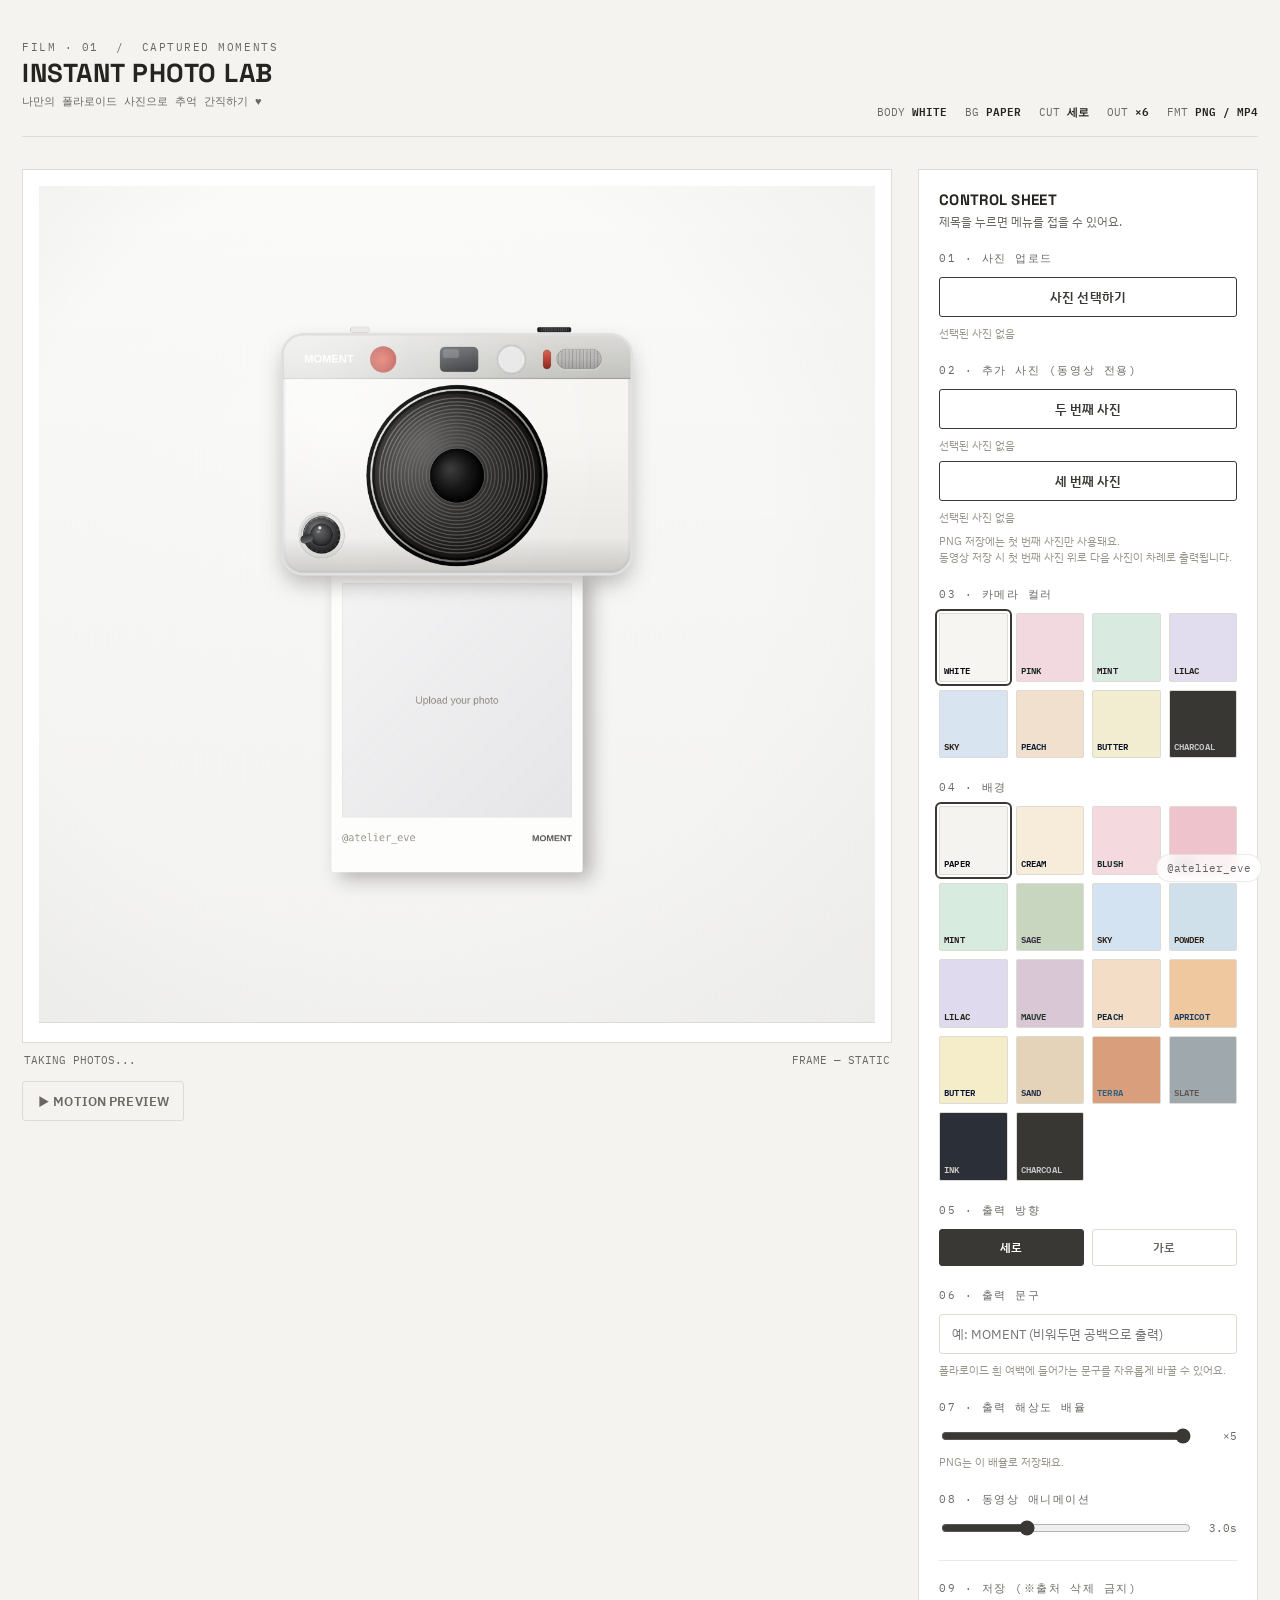
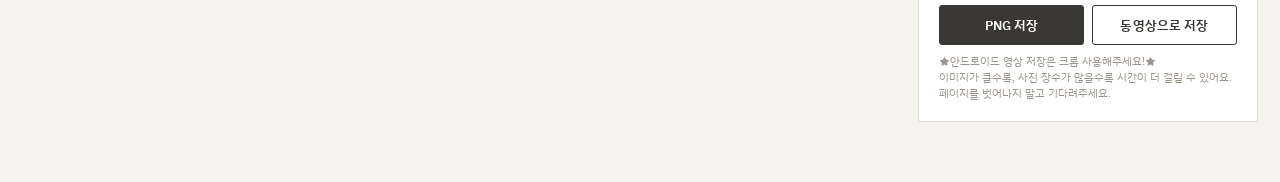
<file: index.html>
<!DOCTYPE html>
<html lang="ko">
<head>
  <script async src="https://pagead2.googlesyndication.com/pagead/js/adsbygoogle.js?client=ca-pub-2141777924194015"
     crossorigin="anonymous"></script>
<meta charset="utf-8">
<meta name="viewport" content="width=device-width, initial-scale=1">
<title>INSTANT PHOTO LAB</title>
<link rel="preconnect" href="https://fonts.googleapis.com">
<link rel="preconnect" href="https://fonts.gstatic.com" crossorigin>
<link href="https://fonts.googleapis.com/css2?family=Space+Grotesk:wght@400;500;600;700&family=IBM+Plex+Mono:wght@400;500&family=IBM+Plex+Sans+KR:wght@400;500;600;700&display=swap" rel="stylesheet">
<style>
:root{
  --paper:#f4f3f0;
  --panel:#ffffff;
  --line:#dedbd4;
  --line-soft:#eae8e2;
  --ink:#26241f;
  --ink-soft:#6b6862;
  --stone:#9a968c;
  --accent:#3a3834;
  --danger:#a24632;
  --radius:3px;
}
*{box-sizing:border-box;}
html,body{margin:0;padding:0;}
body{
  min-height:100vh;
  background:var(--paper);
  color:var(--ink);
  font-family:'IBM Plex Sans KR','Space Grotesk',sans-serif;
  -webkit-font-smoothing:antialiased;
}
.eyebrow{
  font-family:'IBM Plex Mono',monospace;
  font-size:11px;
  letter-spacing:.14em;
  color:var(--ink-soft);
  text-transform:uppercase;
}
.app{
  width:min(1320px,100%);
  margin:0 auto;
  padding:34px 22px 60px;
  display:grid;
  grid-template-columns:minmax(0,1fr) 340px;
  gap:26px;
}
header.masthead{
  grid-column:1/-1;
  display:flex;
  align-items:flex-end;
  justify-content:space-between;
  border-bottom:1px solid var(--line);
  padding-bottom:16px;
  margin-bottom:6px;
  gap:20px;
  flex-wrap:wrap;
}
header.masthead h1{
  margin:0;
  font-family:'Space Grotesk',sans-serif;
  font-weight:700;
  font-size:26px;
  letter-spacing:.02em;
}
header.masthead .sub{
  margin-top:4px;
}
.spec-strip{
  display:flex;
  gap:18px;
  font-family:'IBM Plex Mono',monospace;
  font-size:11px;
  color:var(--ink-soft);
  flex-wrap:wrap;
}
.spec-strip span b{color:var(--ink);font-weight:600;}

.stage-col{min-width:0;}
.stage-frame{
  border:1px solid var(--line);
  background:var(--panel);
  padding:16px 16px 0;
}
.canvas-shell{
  position:relative;
  width:100%;
  background:#eceae4;
  overflow:hidden;
}
#stage{
  display:block;
  width:100%;
  height:auto;
}
.frame-edge{
  height:20px;
  background:#ffffff;
  border-top:1px solid var(--line);
}
.stage-foot{
  display:flex;
  align-items:center;
  justify-content:space-between;
  padding:10px 2px 0;
  font-family:'IBM Plex Mono',monospace;
  font-size:11px;
  color:var(--ink-soft);
}
#statusText{margin:0;}
.stage-actions{
  display:flex;
  gap:8px;
  margin-top:14px;
}

button{
  font-family:'IBM Plex Sans KR',sans-serif;
  font-size:13px;
  font-weight:600;
  border:1px solid var(--accent);
  background:var(--panel);
  color:var(--accent);
  padding:10px 14px;
  cursor:pointer;
  border-radius:var(--radius);
  letter-spacing:.01em;
}
button:hover{background:#f0efec;}
button:active{transform:translateY(1px);}
button.primary{background:var(--accent);color:#fff;}
button.primary:hover{background:#4a4740;}
button:disabled{opacity:.45;cursor:wait;}
button.block{width:100%;}
button.ghost{border-color:var(--line);color:var(--ink-soft);background:transparent;}

.panel{
  border:1px solid var(--line);
  background:var(--panel);
  padding:20px;
  height:fit-content;
}
.panel h2{
  margin:0 0 3px;
  font-family:'Space Grotesk',sans-serif;
  font-size:15px;
  letter-spacing:.02em;
}
.panel .lede{
  margin:0 0 20px;
  font-size:12px;
  color:var(--ink-soft);
  line-height:1.6;
}
.field-group{
  margin-bottom:22px;
}
.field-group:last-child{margin-bottom:0;}
.field-group > .eyebrow{display:block;margin-bottom:9px;}

.field-group summary{
  display:flex;
  align-items:center;
  justify-content:space-between;
  list-style:none;
  margin-bottom:9px;
  cursor:default;
  -webkit-tap-highlight-color:transparent;
}
.field-group summary::-webkit-details-marker{display:none;}
.field-group summary .eyebrow{margin-bottom:0;}
.field-group summary .chevron{
  display:flex;
  align-items:center;
  justify-content:center;
  width:22px;
  height:22px;
  flex-shrink:0;
  margin-left:10px;
  border:0.8px solid var(--line);
  border-radius:var(--radius);
  background:var(--panel);
  color:var(--ink-soft);
  font-size:17px;
  line-height:1;
  cursor:pointer;
  transition:transform .15s ease, background .15s ease;
}
.field-group summary .chevron:hover{background:#f0efec;color:var(--ink);}
.field-group[open] summary .chevron{transform:rotate(180deg);}
.field-group .group-body{padding-top:2px;}

.upload-row{
  display:flex;
  gap:8px;
}
.upload-row input[type=file]{
  position:absolute;
  width:1px;height:1px;
  opacity:0;pointer-events:none;
}
.upload-note{
  margin:8px 0 0;
  font-size:11px;
  color:var(--stone);
}

.swatch-grid{
  display:grid;
  grid-template-columns:repeat(4,1fr);
  gap:8px;
}
.swatch{
  aspect-ratio:1;
  border:1px solid var(--line);
  border-radius:2px;
  cursor:pointer;
  position:relative;
  padding:0;
}
.swatch span{
  position:absolute;
  left:4px;bottom:3px;
  font-family:'IBM Plex Mono',monospace;
  font-size:9px;
  letter-spacing:.02em;
  mix-blend-mode:difference;
  color:#fff;
}
.swatch.is-active{
  outline:2px solid var(--accent);
  outline-offset:2px;
}

.range-row{
  display:flex;
  align-items:center;
  gap:10px;
}
.range-row input[type=range]{
  flex:1;
  accent-color:var(--accent);
}
.range-row .val{
  font-family:'IBM Plex Mono',monospace;
  font-size:11px;
  color:var(--ink-soft);
  min-width:34px;
  text-align:right;
}
label.check{
  display:flex;
  align-items:center;
  gap:8px;
  font-size:12px;
  color:var(--ink-soft);
  margin-top:10px;
}
label.check input{accent-color:var(--accent);}

.toggle-row{
  display:flex;
  gap:8px;
}
.toggle-btn{
  flex:1;
  padding:9px 8px;
  font-size:12px;
  font-weight:600;
  border:1px solid var(--line);
  background:var(--panel);
  color:var(--ink-soft);
  cursor:pointer;
  border-radius:var(--radius);
  letter-spacing:.01em;
  text-align:center;
}
.toggle-btn:hover{background:#f0efec;}
.toggle-btn.is-active{
  background:var(--accent);
  border-color:var(--accent);
  color:#fff;
}

.text-input{
  width:100%;
  padding:10px 12px;
  border:1px solid var(--line);
  border-radius:var(--radius);
  background:var(--panel);
  color:var(--ink);
  font-family:'IBM Plex Sans KR',sans-serif;
  font-size:13px;
}
.text-input:focus{
  outline:none;
  border-color:var(--accent);
}

.sub-block{margin-top:12px;}
.sub-block:first-child{margin-top:0;}

.divider{
  border:0;
  border-top:1px solid var(--line-soft);
  margin:20px 0;
}
.download-grid{
  display:grid;
  grid-template-columns:1fr 1fr;
  gap:8px;
}

  .watermark{
  position:fixed;
  right:18px;
  bottom:18px;
  padding:6px 10px;

  background:rgba(255,255,255,0.75);
  backdrop-filter:blur(6px);

  border:1px solid rgba(0,0,0,.08);
  border-radius:999px;

  font-family:'IBM Plex Mono', monospace;
  font-size:11px;
  color:#666;

  z-index:9999;
  pointer-events:none;
}

@media (max-width:980px){
  .app{grid-template-columns:1fr;}
}
</style>
</head>
<body>
<div class="app">
  <header class="masthead">
    <div>
      <span class="eyebrow">FILM · 01 &nbsp;/&nbsp; CAPTURED MOMENTS</span>
      <h1>INSTANT PHOTO LAB</h1>
      <p class="sub eyebrow" style="text-transform:none;letter-spacing:0;">나만의 폴라로이드 사진으로 추억 간직하기 ♥</p>
    </div>
    <div class="spec-strip">
      <span>BODY <b id="specCamera">WHITE</b></span>
      <span>BG <b id="specBg">PAPER</b></span>
      <span>CUT <b id="specOrient">세로</b></span>
      <span>OUT <b id="specScale">×6</b></span>
      <span>FMT <b>PNG / MP4</b></span>
    </div>
  </header>

  <section class="stage-col">
    <div class="stage-frame">
      <div class="canvas-shell">
        <canvas id="stage" width="1400" height="800"></canvas>
      </div>
      <div class="frame-edge"></div>
    </div>
    <div class="stage-foot">
      <p id="statusText">TAKING PHOTOS...</p>
      <span id="phaseLabel">FRAME — STATIC</span>
    </div>
    <div class="stage-actions">
      <button id="playPreview" type="button" class="ghost">▶ MOTION PREVIEW</button>
    </div>
  </section>

  <aside class="panel">
    <h2>CONTROL SHEET</h2>
    <p class="lede">제목을 누르면 메뉴를 접을 수 있어요.</p>

    <details class="field-group" open>
      <summary><span class="eyebrow">01 · 사진 업로드</span></summary>
      <div class="group-body">
      <div class="upload-row">
        <input id="photoInput" type="file" accept="image/*">
        <button type="button" class="block" id="pickPhoto">사진 선택하기</button>
      </div>
      <p class="upload-note" id="photoStatus">선택된 사진 없음</p>
      </div>
    </details>

    <details class="field-group" open>
      <summary><span class="eyebrow">02 · 추가 사진 (동영상 전용)</span></summary>
      <div class="group-body">
      <div class="upload-row">
        <input id="photoInput2" type="file" accept="image/*">
        <button type="button" class="block" id="pickPhoto2">두 번째 사진</button>
      </div>
      <p class="upload-note" id="photoStatus2">선택된 사진 없음</p>
      <div class="upload-row" style="margin-top:8px;">
        <input id="photoInput3" type="file" accept="image/*">
        <button type="button" class="block" id="pickPhoto3">세 번째 사진</button>
      </div>
      <p class="upload-note" id="photoStatus3">선택된 사진 없음</p>
      <p class="upload-note">PNG 저장에는 첫 번째 사진만 사용돼요.<br>동영상 저장 시 첫 번째 사진 위로 다음 사진이 차례로 출력됩니다.</p>
      </div>
    </details>

    <details class="field-group" open>
      <summary><span class="eyebrow">03 · 카메라 컬러</span></summary>
      <div class="group-body">
      <div class="swatch-grid" id="cameraSwatchGrid"></div>
      </div>
    </details>

    <details class="field-group" open>
      <summary><span class="eyebrow">04 · 배경</span></summary>
      <div class="group-body">
      <div class="swatch-grid" id="bgSwatchGrid"></div>
      </div>
    </details>

    <details class="field-group" open>
      <summary><span class="eyebrow">05 · 출력 방향</span></summary>
      <div class="group-body">
      <div class="toggle-row">
        <button type="button" class="toggle-btn is-active" id="orientVertical">세로</button>
        <button type="button" class="toggle-btn" id="orientHorizontal">가로</button>
      </div>
      </div>
    </details>

    <details class="field-group" open>
      <summary><span class="eyebrow">06 · 출력 문구</span></summary>
      <div class="group-body">
      <input type="text" class="text-input" id="captionInput" maxlength="40" placeholder="예: MOMENT (비워두면 공백으로 출력)">
      <p class="upload-note">폴라로이드 흰 여백에 들어가는 문구를 자유롭게 바꿀 수 있어요.</p>
      </div>
    </details>

    <details class="field-group" open>
      <summary><span class="eyebrow">07 · 출력 해상도 배율</span></summary>
      <div class="group-body">
      <div class="range-row">
        <input id="scaleRange" type="range" min="2" max="5" step="1" value="5">
        <span class="val" id="scaleVal">×5</span>
      </div>
      <p class="upload-note">PNG는 이 배율로 저장돼요.</p>
      </div>
    </details>

    <details class="field-group" open>
      <summary><span class="eyebrow">08 · 동영상 애니메이션</span></summary>
      <div class="group-body">
      <div class="range-row">
        <input id="gifRange" type="range" min="0.8" max="7" step="0.1" value="3.0">
        <span class="val" id="gifVal">3.0s</span>
      </div>
      </div>
    </details>

    <hr class="divider">

    <div class="field-group">
      <span class="eyebrow">09 · 저장 (※출처 삭제 금지)</span>
      <div class="download-grid">
        <button id="downloadPng" type="button" class="primary block">PNG 저장</button>
      </div>
      <p class="upload-note">★안드로이드 영상 저장은 크롬 사용해주세요!★<br>이미지가 클수록, 사진 장수가 많을수록 시간이 더 걸릴 수 있어요.<br>페이지를 벗어나지 말고 기다려주세요.</p>
    </div>
  </aside>
</div>
  
<div class="watermark">
  @atelier_eve
</div>
  

<script src="instant-print-lab.js"></script>
</body>
</html>
</file>
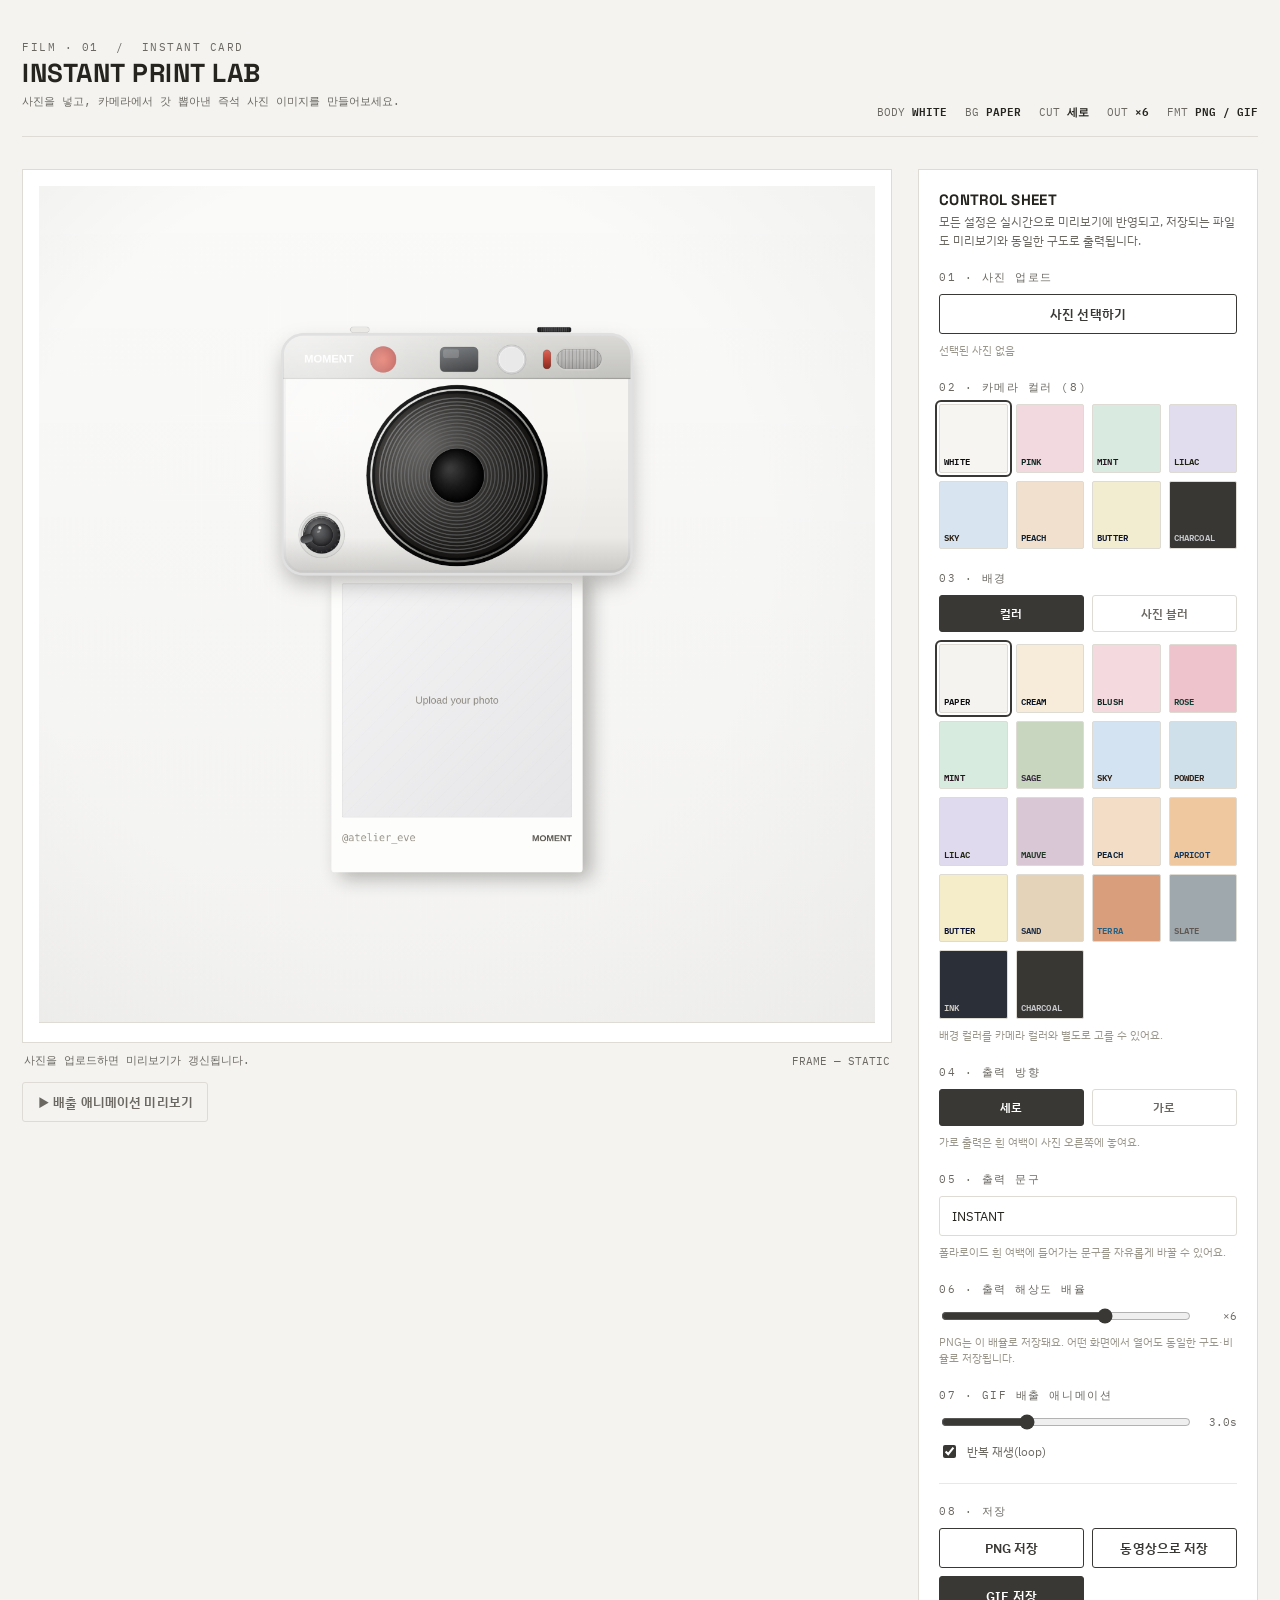
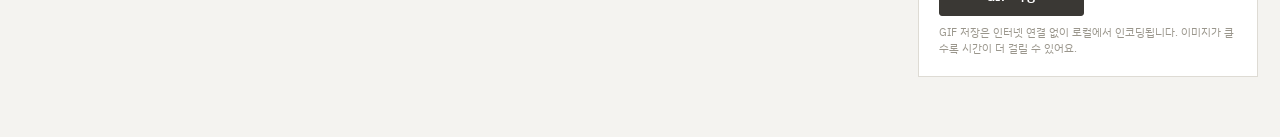
<file: instant-print-lab (1).html>
<!DOCTYPE html>
<html lang="ko">
<head>
<meta charset="utf-8">
<meta name="viewport" content="width=device-width, initial-scale=1">
<title>INSTANT PRINT LAB</title>
<link rel="preconnect" href="https://fonts.googleapis.com">
<link rel="preconnect" href="https://fonts.gstatic.com" crossorigin>
<link href="https://fonts.googleapis.com/css2?family=Space+Grotesk:wght@400;500;600;700&family=IBM+Plex+Mono:wght@400;500&family=IBM+Plex+Sans+KR:wght@400;500;600;700&display=swap" rel="stylesheet">
<style>
:root{
  --paper:#f4f3f0;
  --panel:#ffffff;
  --line:#dedbd4;
  --line-soft:#eae8e2;
  --ink:#26241f;
  --ink-soft:#6b6862;
  --stone:#9a968c;
  --accent:#3a3834;
  --danger:#a24632;
  --radius:3px;
}
*{box-sizing:border-box;}
html,body{margin:0;padding:0;}
body{
  min-height:100vh;
  background:var(--paper);
  color:var(--ink);
  font-family:'IBM Plex Sans KR','Space Grotesk',sans-serif;
  -webkit-font-smoothing:antialiased;
}
.eyebrow{
  font-family:'IBM Plex Mono',monospace;
  font-size:11px;
  letter-spacing:.14em;
  color:var(--ink-soft);
  text-transform:uppercase;
}
.app{
  width:min(1320px,100%);
  margin:0 auto;
  padding:34px 22px 60px;
  display:grid;
  grid-template-columns:minmax(0,1fr) 340px;
  gap:26px;
}
header.masthead{
  grid-column:1/-1;
  display:flex;
  align-items:flex-end;
  justify-content:space-between;
  border-bottom:1px solid var(--line);
  padding-bottom:16px;
  margin-bottom:6px;
  gap:20px;
  flex-wrap:wrap;
}
header.masthead h1{
  margin:0;
  font-family:'Space Grotesk',sans-serif;
  font-weight:700;
  font-size:26px;
  letter-spacing:.02em;
}
header.masthead .sub{
  margin-top:4px;
}
.spec-strip{
  display:flex;
  gap:18px;
  font-family:'IBM Plex Mono',monospace;
  font-size:11px;
  color:var(--ink-soft);
  flex-wrap:wrap;
}
.spec-strip span b{color:var(--ink);font-weight:600;}

.stage-col{min-width:0;}
.stage-frame{
  border:1px solid var(--line);
  background:var(--panel);
  padding:16px 16px 0;
}
.canvas-shell{
  position:relative;
  width:100%;
  background:#eceae4;
  overflow:hidden;
}
#stage{
  display:block;
  width:100%;
  height:auto;
}
.frame-edge{
  height:20px;
  background:#ffffff;
  border-top:1px solid var(--line);
}
.stage-foot{
  display:flex;
  align-items:center;
  justify-content:space-between;
  padding:10px 2px 0;
  font-family:'IBM Plex Mono',monospace;
  font-size:11px;
  color:var(--ink-soft);
}
#statusText{margin:0;}
.stage-actions{
  display:flex;
  gap:8px;
  margin-top:14px;
}

button{
  font-family:'IBM Plex Sans KR',sans-serif;
  font-size:13px;
  font-weight:600;
  border:1px solid var(--accent);
  background:var(--panel);
  color:var(--accent);
  padding:10px 14px;
  cursor:pointer;
  border-radius:var(--radius);
  letter-spacing:.01em;
}
button:hover{background:#f0efec;}
button:active{transform:translateY(1px);}
button.primary{background:var(--accent);color:#fff;}
button.primary:hover{background:#4a4740;}
button:disabled{opacity:.45;cursor:wait;}
button.block{width:100%;}
button.ghost{border-color:var(--line);color:var(--ink-soft);background:transparent;}

.panel{
  border:1px solid var(--line);
  background:var(--panel);
  padding:20px;
  height:fit-content;
}
.panel h2{
  margin:0 0 3px;
  font-family:'Space Grotesk',sans-serif;
  font-size:15px;
  letter-spacing:.02em;
}
.panel .lede{
  margin:0 0 20px;
  font-size:12px;
  color:var(--ink-soft);
  line-height:1.6;
}
.field-group{
  margin-bottom:22px;
}
.field-group:last-child{margin-bottom:0;}
.field-group > .eyebrow{display:block;margin-bottom:9px;}

.upload-row{
  display:flex;
  gap:8px;
}
.upload-row input[type=file]{
  position:absolute;
  width:1px;height:1px;
  opacity:0;pointer-events:none;
}
.upload-note{
  margin:8px 0 0;
  font-size:11px;
  color:var(--stone);
}

.swatch-grid{
  display:grid;
  grid-template-columns:repeat(4,1fr);
  gap:8px;
}
.swatch{
  aspect-ratio:1;
  border:1px solid var(--line);
  border-radius:2px;
  cursor:pointer;
  position:relative;
  padding:0;
}
.swatch span{
  position:absolute;
  left:4px;bottom:3px;
  font-family:'IBM Plex Mono',monospace;
  font-size:9px;
  letter-spacing:.02em;
  mix-blend-mode:difference;
  color:#fff;
}
.swatch.is-active{
  outline:2px solid var(--accent);
  outline-offset:2px;
}

.range-row{
  display:flex;
  align-items:center;
  gap:10px;
}
.range-row input[type=range]{
  flex:1;
  accent-color:var(--accent);
}
.range-row .val{
  font-family:'IBM Plex Mono',monospace;
  font-size:11px;
  color:var(--ink-soft);
  min-width:34px;
  text-align:right;
}
label.check{
  display:flex;
  align-items:center;
  gap:8px;
  font-size:12px;
  color:var(--ink-soft);
  margin-top:10px;
}
label.check input{accent-color:var(--accent);}

.toggle-row{
  display:flex;
  gap:8px;
}
.toggle-btn{
  flex:1;
  padding:9px 8px;
  font-size:12px;
  font-weight:600;
  border:1px solid var(--line);
  background:var(--panel);
  color:var(--ink-soft);
  cursor:pointer;
  border-radius:var(--radius);
  letter-spacing:.01em;
  text-align:center;
}
.toggle-btn:hover{background:#f0efec;}
.toggle-btn.is-active{
  background:var(--accent);
  border-color:var(--accent);
  color:#fff;
}

.text-input{
  width:100%;
  padding:10px 12px;
  border:1px solid var(--line);
  border-radius:var(--radius);
  background:var(--panel);
  color:var(--ink);
  font-family:'IBM Plex Sans KR',sans-serif;
  font-size:13px;
}
.text-input:focus{
  outline:none;
  border-color:var(--accent);
}

.sub-block{margin-top:12px;}
.sub-block:first-child{margin-top:0;}

.divider{
  border:0;
  border-top:1px solid var(--line-soft);
  margin:20px 0;
}
.download-grid{
  display:grid;
  grid-template-columns:1fr 1fr;
  gap:8px;
}

@media (max-width:980px){
  .app{grid-template-columns:1fr;}
}
</style>
</head>
<body>
<div class="app">
  <header class="masthead">
    <div>
      <span class="eyebrow">FILM · 01 &nbsp;/&nbsp; INSTANT CARD</span>
      <h1>INSTANT PRINT LAB</h1>
      <p class="sub eyebrow" style="text-transform:none;letter-spacing:0;">사진을 넣고, 카메라에서 갓 뽑아낸 즉석 사진 이미지를 만들어보세요.</p>
    </div>
    <div class="spec-strip">
      <span>BODY <b id="specCamera">WHITE</b></span>
      <span>BG <b id="specBg">PAPER</b></span>
      <span>CUT <b id="specOrient">세로</b></span>
      <span>OUT <b id="specScale">×6</b></span>
      <span>FMT <b>PNG / GIF</b></span>
    </div>
  </header>

  <section class="stage-col">
    <div class="stage-frame">
      <div class="canvas-shell">
        <canvas id="stage" width="1400" height="1000"></canvas>
      </div>
      <div class="frame-edge"></div>
    </div>
    <div class="stage-foot">
      <p id="statusText">사진을 업로드하면 미리보기가 갱신됩니다.</p>
      <span id="phaseLabel">FRAME — STATIC</span>
    </div>
    <div class="stage-actions">
      <button id="playPreview" type="button" class="ghost">▶ 배출 애니메이션 미리보기</button>
    </div>
  </section>

  <aside class="panel">
    <h2>CONTROL SHEET</h2>
    <p class="lede">모든 설정은 실시간으로 미리보기에 반영되고, 저장되는 파일도 미리보기와 동일한 구도로 출력됩니다.</p>

    <div class="field-group">
      <span class="eyebrow">01 · 사진 업로드</span>
      <div class="upload-row">
        <input id="photoInput" type="file" accept="image/*">
        <button type="button" class="block" id="pickPhoto">사진 선택하기</button>
      </div>
      <p class="upload-note" id="photoStatus">선택된 사진 없음</p>
    </div>

    <div class="field-group">
      <span class="eyebrow">02 · 카메라 컬러 (8)</span>
      <div class="swatch-grid" id="cameraSwatchGrid"></div>
    </div>

    <div class="field-group">
      <span class="eyebrow">03 · 배경</span>
      <div class="toggle-row">
        <button type="button" class="toggle-btn is-active" id="bgModeColor">컬러</button>
        <button type="button" class="toggle-btn" id="bgModeBlur">사진 블러</button>
      </div>
      <div class="sub-block" id="bgColorBlock">
        <div class="swatch-grid" id="bgSwatchGrid"></div>
      </div>
      <p class="upload-note" id="bgNote">배경 컬러를 카메라 컬러와 별도로 고를 수 있어요.</p>
    </div>

    <div class="field-group">
      <span class="eyebrow">04 · 출력 방향</span>
      <div class="toggle-row">
        <button type="button" class="toggle-btn is-active" id="orientVertical">세로</button>
        <button type="button" class="toggle-btn" id="orientHorizontal">가로</button>
      </div>
      <p class="upload-note">가로 출력은 흰 여백이 사진 오른쪽에 놓여요.</p>
    </div>

    <div class="field-group">
      <span class="eyebrow">05 · 출력 문구</span>
      <input type="text" class="text-input" id="captionInput" maxlength="18" value="INSTANT" placeholder="예: INSTANT">
      <p class="upload-note">폴라로이드 흰 여백에 들어가는 문구를 자유롭게 바꿀 수 있어요.</p>
    </div>

    <div class="field-group">
      <span class="eyebrow">06 · 출력 해상도 배율</span>
      <div class="range-row">
        <input id="scaleRange" type="range" min="2" max="8" step="1" value="6">
        <span class="val" id="scaleVal">×6</span>
      </div>
      <p class="upload-note">PNG는 이 배율로 저장돼요. 어떤 화면에서 열어도 동일한 구도·비율로 저장됩니다.</p>
    </div>

    <div class="field-group">
      <span class="eyebrow">07 · GIF 배출 애니메이션</span>
      <div class="range-row">
        <input id="gifRange" type="range" min="0.8" max="3" step="0.1" value="1.4">
        <span class="val" id="gifVal">1.4s</span>
      </div>
      <label class="check"><input id="gifLoop" type="checkbox" checked> 반복 재생(loop)</label>
    </div>

    <hr class="divider">

    <div class="field-group">
      <span class="eyebrow">08 · 저장</span>
      <div class="download-grid">
        <button id="downloadPng" type="button" class="block">PNG 저장</button>
        <button id="downloadGif" type="button" class="primary block">GIF 저장</button>
      </div>
      <p class="upload-note">GIF 저장은 인터넷 연결 없이 로컬에서 인코딩됩니다. 이미지가 클수록 시간이 더 걸릴 수 있어요.</p>
    </div>
  </aside>
</div>

<script src="instant-print-lab.js"></script>
</body>
</html>
</file>
